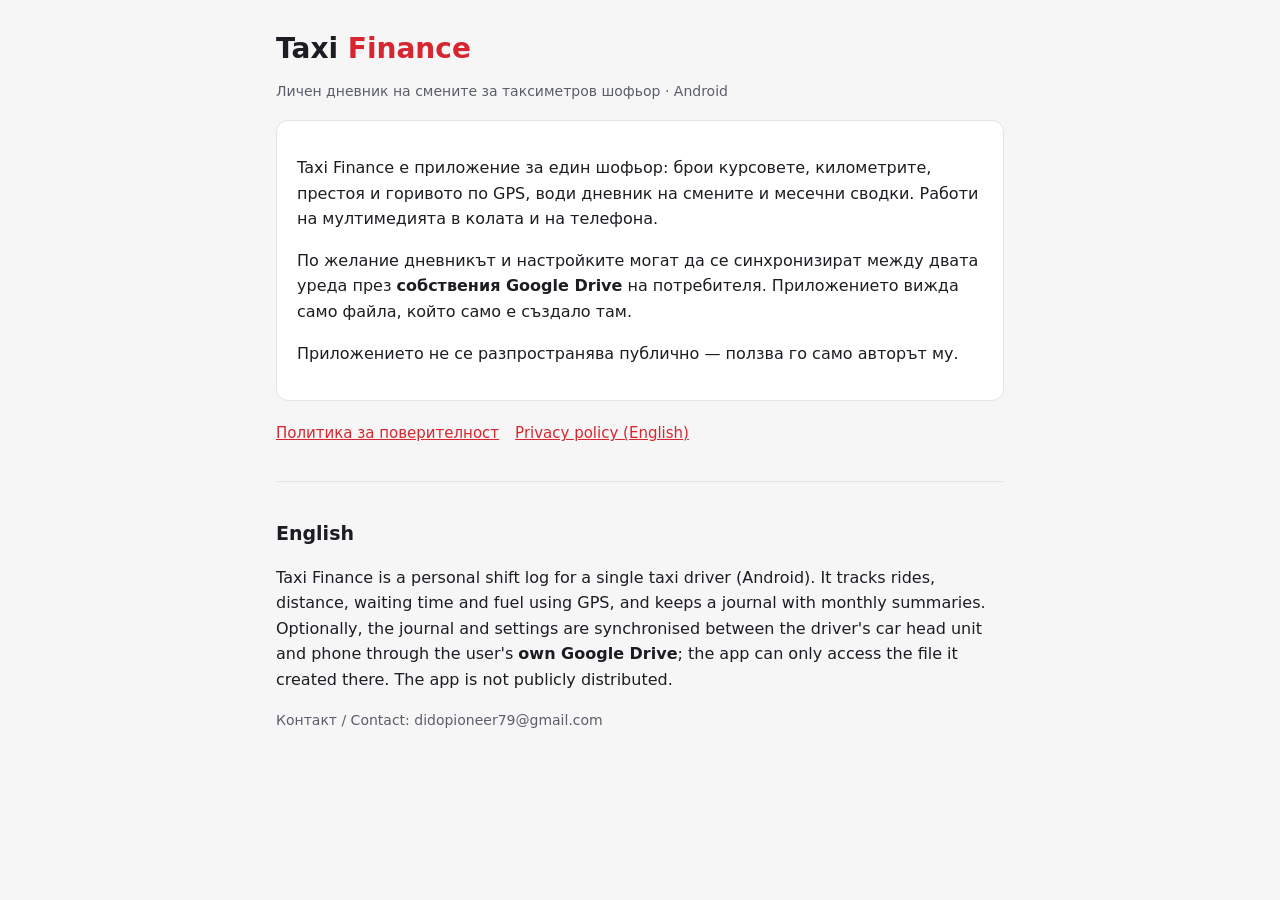
<file: index.html>
<!doctype html>
<html lang="bg">
<head>
<meta charset="utf-8">
<meta name="viewport" content="width=device-width, initial-scale=1">
<title>Taxi Finance</title>
<meta name="description" content="Taxi Finance — личен дневник на смените за таксиметров шофьор (Android).">
<link rel="stylesheet" href="style.css">
</head>
<body>
<main>
<h1>Taxi <span>Finance</span></h1>
<p class="sub">Личен дневник на смените за таксиметров шофьор · Android</p>

<div class="card">
<p>Taxi Finance е приложение за един шофьор: брои курсовете, километрите, престоя и горивото по GPS, води дневник на
смените и месечни сводки. Работи на мултимедията в колата и на телефона.</p>
<p>По желание дневникът и настройките могат да се синхронизират между двата уреда през <b>собствения Google Drive</b>
на потребителя. Приложението вижда само файла, който само е създало там.</p>
<p>Приложението не се разпространява публично — ползва го само авторът му.</p>
</div>

<nav><a href="privacy.html">Политика за поверителност</a><a href="privacy.html#en">Privacy policy (English)</a></nav>

<hr>
<h2 id="en">English</h2>
<p>Taxi Finance is a personal shift log for a single taxi driver (Android). It tracks rides, distance, waiting time and
fuel using GPS, and keeps a journal with monthly summaries. Optionally, the journal and settings are synchronised between
the driver's car head unit and phone through the user's <b>own Google Drive</b>; the app can only access the file it
created there. The app is not publicly distributed.</p>
<p class="meta">Контакт / Contact: didopioneer79@gmail.com</p>
</main>
</body>
</html>
</file>
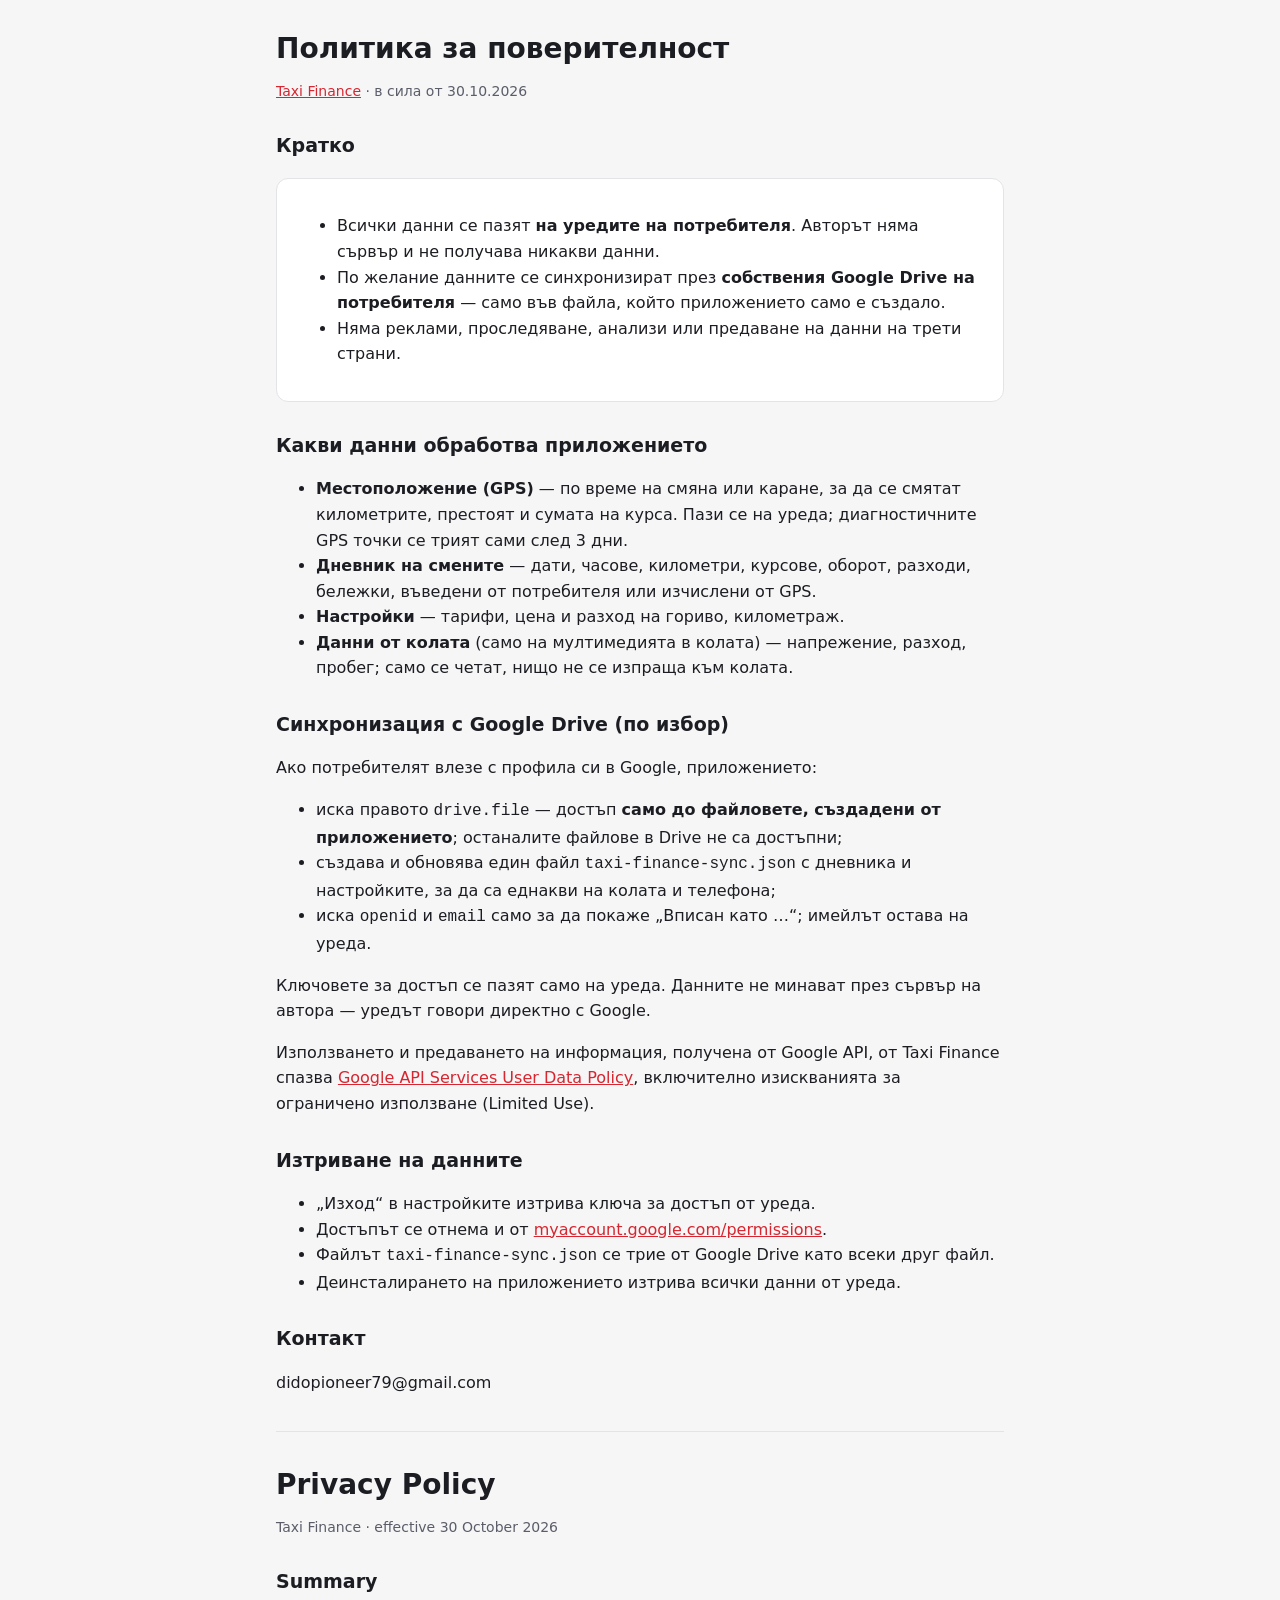
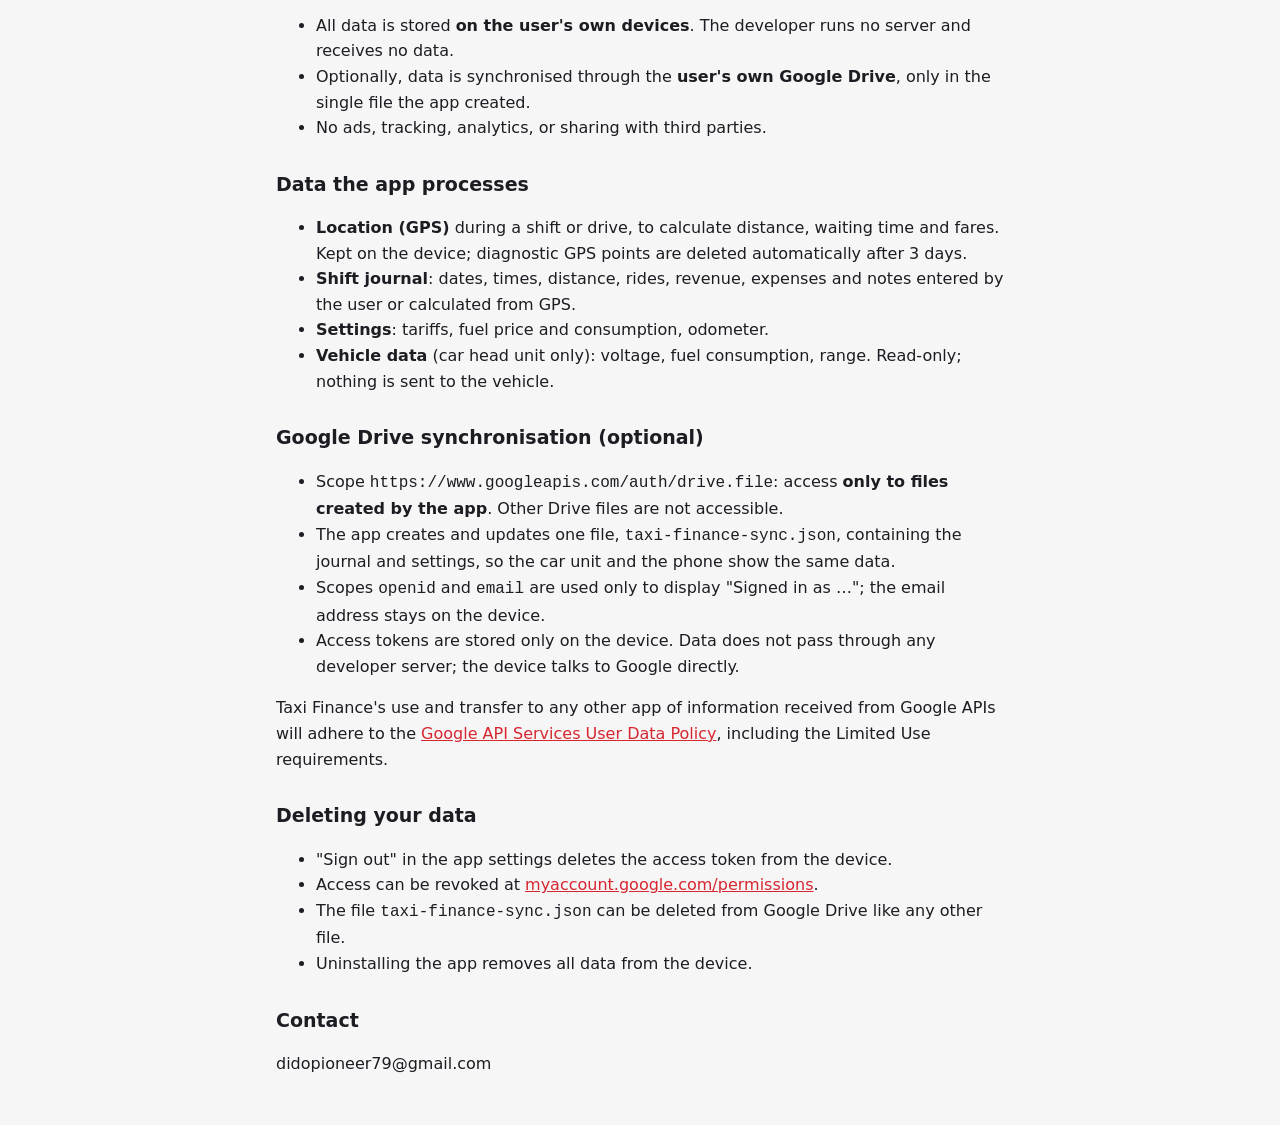
<file: privacy.html>
<!doctype html>
<html lang="bg">
<head>
<meta charset="utf-8">
<meta name="viewport" content="width=device-width, initial-scale=1">
<title>Taxi Finance — поверителност</title>
<meta name="description" content="Политика за поверителност на Taxi Finance.">
<link rel="stylesheet" href="style.css">
</head>
<body>
<main>
<h1>Политика за поверителност</h1>
<p class="sub"><a href="index.html">Taxi Finance</a> · в сила от 30.10.2026</p>

<h2>Кратко</h2>
<div class="card">
<ul>
<li>Всички данни се пазят <b>на уредите на потребителя</b>. Авторът няма сървър и не получава никакви данни.</li>
<li>По желание данните се синхронизират през <b>собствения Google Drive на потребителя</b> — само във файла, който приложението само е създало.</li>
<li>Няма реклами, проследяване, анализи или предаване на данни на трети страни.</li>
</ul>
</div>

<h2>Какви данни обработва приложението</h2>
<ul>
<li><b>Местоположение (GPS)</b> — по време на смяна или каране, за да се смятат километрите, престоят и сумата на курса. Пази се на уреда; диагностичните GPS точки се трият сами след 3 дни.</li>
<li><b>Дневник на смените</b> — дати, часове, километри, курсове, оборот, разходи, бележки, въведени от потребителя или изчислени от GPS.</li>
<li><b>Настройки</b> — тарифи, цена и разход на гориво, километраж.</li>
<li><b>Данни от колата</b> (само на мултимедията в колата) — напрежение, разход, пробег; само се четат, нищо не се изпраща към колата.</li>
</ul>

<h2>Синхронизация с Google Drive (по избор)</h2>
<p>Ако потребителят влезе с профила си в Google, приложението:</p>
<ul>
<li>иска правото <code>drive.file</code> — достъп <b>само до файловете, създадени от приложението</b>; останалите файлове в Drive не са достъпни;</li>
<li>създава и обновява един файл <code>taxi-finance-sync.json</code> с дневника и настройките, за да са еднакви на колата и телефона;</li>
<li>иска <code>openid</code> и <code>email</code> само за да покаже „Вписан като …“; имейлът остава на уреда.</li>
</ul>
<p>Ключовете за достъп се пазят само на уреда. Данните не минават през сървър на автора — уредът говори директно с Google.</p>
<p>Използването и предаването на информация, получена от Google API, от Taxi Finance спазва
<a href="https://developers.google.com/terms/api-services-user-data-policy">Google API Services User Data Policy</a>,
включително изискванията за ограничено използване (Limited Use).</p>

<h2>Изтриване на данните</h2>
<ul>
<li>„Изход“ в настройките изтрива ключа за достъп от уреда.</li>
<li>Достъпът се отнема и от <a href="https://myaccount.google.com/permissions">myaccount.google.com/permissions</a>.</li>
<li>Файлът <code>taxi-finance-sync.json</code> се трие от Google Drive като всеки друг файл.</li>
<li>Деинсталирането на приложението изтрива всички данни от уреда.</li>
</ul>

<h2>Контакт</h2>
<p>didopioneer79@gmail.com</p>

<hr>
<h1 id="en">Privacy Policy</h1>
<p class="sub">Taxi Finance · effective 30 October 2026</p>

<h2>Summary</h2>
<ul>
<li>All data is stored <b>on the user's own devices</b>. The developer runs no server and receives no data.</li>
<li>Optionally, data is synchronised through the <b>user's own Google Drive</b>, only in the single file the app created.</li>
<li>No ads, tracking, analytics, or sharing with third parties.</li>
</ul>

<h2>Data the app processes</h2>
<ul>
<li><b>Location (GPS)</b> during a shift or drive, to calculate distance, waiting time and fares. Kept on the device; diagnostic GPS points are deleted automatically after 3 days.</li>
<li><b>Shift journal</b>: dates, times, distance, rides, revenue, expenses and notes entered by the user or calculated from GPS.</li>
<li><b>Settings</b>: tariffs, fuel price and consumption, odometer.</li>
<li><b>Vehicle data</b> (car head unit only): voltage, fuel consumption, range. Read-only; nothing is sent to the vehicle.</li>
</ul>

<h2>Google Drive synchronisation (optional)</h2>
<ul>
<li>Scope <code>https://www.googleapis.com/auth/drive.file</code>: access <b>only to files created by the app</b>. Other Drive files are not accessible.</li>
<li>The app creates and updates one file, <code>taxi-finance-sync.json</code>, containing the journal and settings, so the car unit and the phone show the same data.</li>
<li>Scopes <code>openid</code> and <code>email</code> are used only to display "Signed in as …"; the email address stays on the device.</li>
<li>Access tokens are stored only on the device. Data does not pass through any developer server; the device talks to Google directly.</li>
</ul>
<p>Taxi Finance's use and transfer to any other app of information received from Google APIs will adhere to the
<a href="https://developers.google.com/terms/api-services-user-data-policy">Google API Services User Data Policy</a>,
including the Limited Use requirements.</p>

<h2>Deleting your data</h2>
<ul>
<li>"Sign out" in the app settings deletes the access token from the device.</li>
<li>Access can be revoked at <a href="https://myaccount.google.com/permissions">myaccount.google.com/permissions</a>.</li>
<li>The file <code>taxi-finance-sync.json</code> can be deleted from Google Drive like any other file.</li>
<li>Uninstalling the app removes all data from the device.</li>
</ul>

<h2>Contact</h2>
<p>didopioneer79@gmail.com</p>
</main>
</body>
</html>
</file>
<file: style.css>
:root{--bg:#f6f6f7;--fg:#1c1d22;--dim:#5b5e69;--card:#fff;--line:#e3e4e8;--accent:#d7262f}
@media (prefers-color-scheme:dark){:root{--bg:#141519;--fg:#ececf0;--dim:#a2a5b0;--card:#1d1f25;--line:#2c2f37;--accent:#ff4a52}}
*{box-sizing:border-box}
body{margin:0;background:var(--bg);color:var(--fg);font:16px/1.6 system-ui,-apple-system,"Segoe UI",Roboto,sans-serif}
main{max-width:760px;margin:0 auto;padding:32px 16px 48px}
h1{font-size:28px;line-height:1.2;margin:0 0 4px}
h1 span{color:var(--accent)}
h2{font-size:19px;margin:28px 0 8px}
p,li{color:var(--fg)}
.sub,.meta{color:var(--dim);font-size:14px}
.card{background:var(--card);border:1px solid var(--line);border-radius:12px;padding:18px 20px;margin:18px 0}
a{color:var(--accent)}
nav{display:flex;gap:16px;margin:20px 0 0;font-size:15px}
hr{border:0;border-top:1px solid var(--line);margin:36px 0}
code,a{overflow-wrap:anywhere}
</file>
